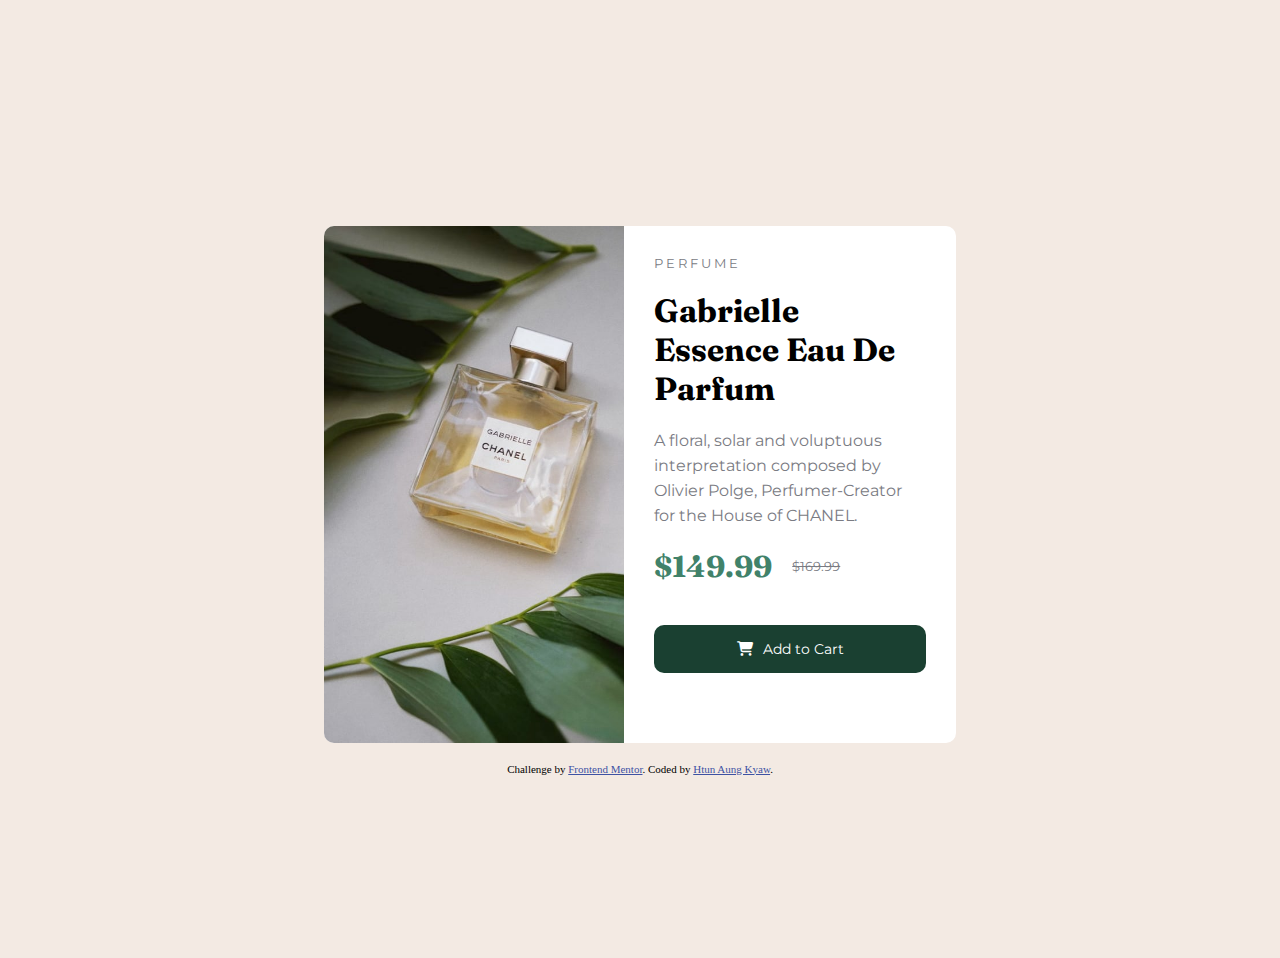
<file: index.html>
<!DOCTYPE html>
<html lang="en">
<head>
  <meta charset="UTF-8">
  <meta name="viewport" content="width=device-width, initial-scale=1.0"> <!-- displays site properly based on user's device -->

  <link rel="icon" type="image/png" sizes="32x32" href="./images/favicon-32x32.png">
  <link rel="stylesheet" href="style.css">
  <link rel="preconnect" href="https://fonts.googleapis.com">
  <link rel="preconnect" href="https://fonts.gstatic.com" crossorigin>
  <link href="https://fonts.googleapis.com/css2?family=Fraunces:ital,opsz,wght@0,9..144,100..900;1,9..144,100..900&family=Montserrat:ital,wght@0,500;1,500&display=swap" rel="stylesheet">
  <link rel="stylesheet" href="https://cdnjs.cloudflare.com/ajax/libs/font-awesome/6.7.2/css/all.min.css">
  
  <title>Frontend Mentor | Product preview card component</title>

  <!-- Feel free to remove these styles or customise in your own stylesheet 👍 -->
 
</head>
<body>
  <div class="container">
    <div class="card">
      <div class="card-img"></div>
      <div class="card-info">
          <p class="product-type">Perfume</p>
  
          <h1 class="heading">Gabrielle  Essence Eau De Parfum</h1>
  
          <p class="description">A floral, solar and voluptuous interpretation composed by Olivier Polge, 
            Perfumer-Creator for the House of CHANEL.</p>
  
          <div class="price-info">
              <div class="discount-price">$149.99</div>
              <div class="price">$169.99</div>
          </div>
          <div>
            <button class="btn"><i class="icon fa-solid fa-cart-shopping"></i>Add to Cart</button>
          </div>
      </div>
    </div>
    <footer>
      <div class="attribution">
        Challenge by <a href="https://www.frontendmentor.io?ref=challenge" target="_blank">Frontend Mentor</a>. 
        Coded by <a href="#">Htun Aung Kyaw</a>.
      </div>
    </footer>
  </div>
  
</body>
</html>
</file>
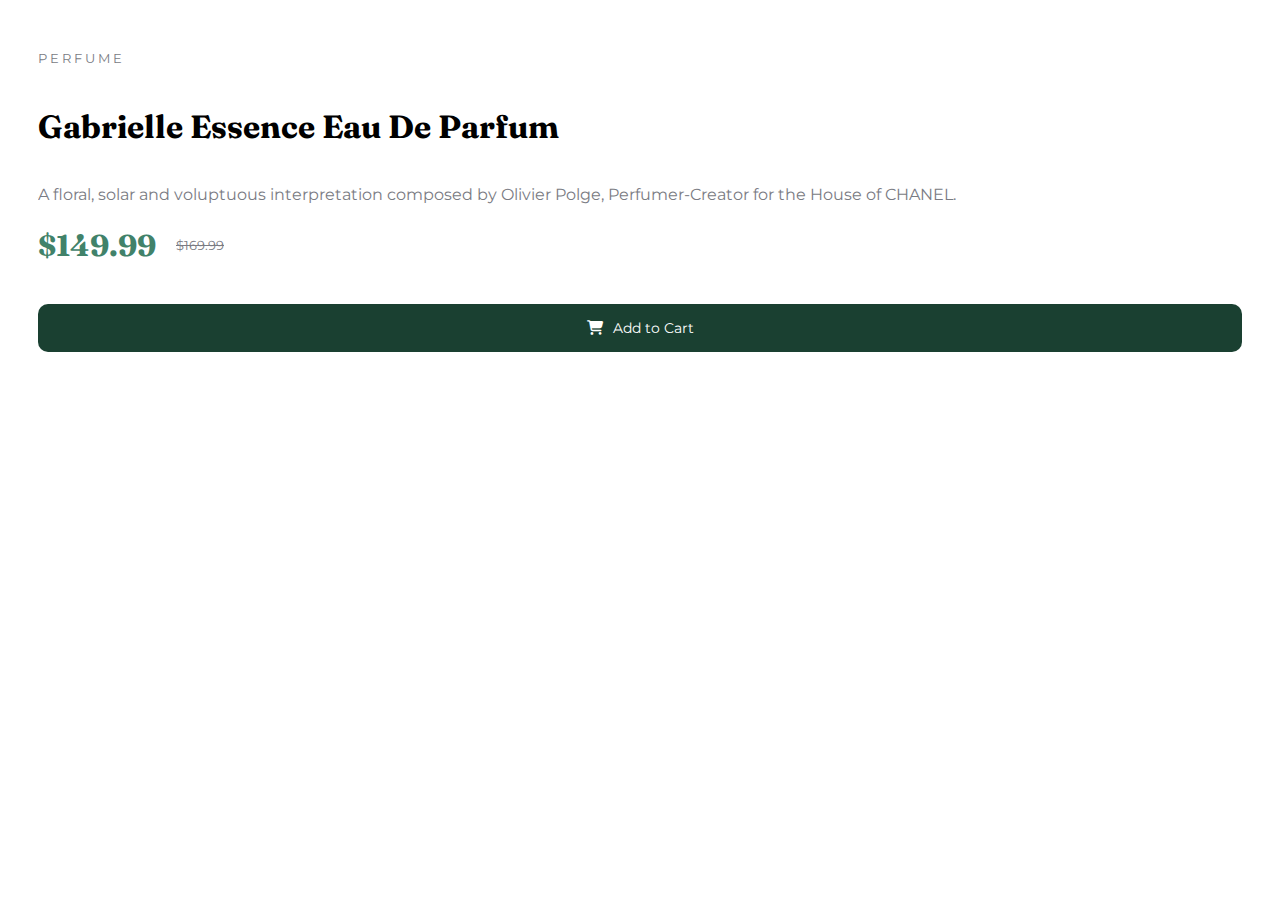
<file: test.html>
<!DOCTYPE html>
<html lang="en">
<head>
    <meta charset="UTF-8">
    <meta name="viewport" content="width=device-width, initial-scale=1.0">
    <link rel="stylesheet" href="https://cdnjs.cloudflare.com/ajax/libs/font-awesome/6.7.2/css/all.min.css">
    <link rel="preconnect" href="https://fonts.googleapis.com">
    <link rel="preconnect" href="https://fonts.gstatic.com" crossorigin>
    <link href="https://fonts.googleapis.com/css2?family=Fraunces:ital,opsz,wght@0,9..144,100..900;1,9..144,100..900&family=Montserrat:ital,wght@0,500;1,500&display=swap" rel="stylesheet">
    <link rel="stylesheet" href="https://cdnjs.cloudflare.com/ajax/libs/font-awesome/6.7.2/css/all.min.css">  
    <title>Document</title>
    <style>
    .card-info{
        padding: 30px;
        display: flex;
        flex-direction: column;
        /* flex-wrap: wrap; */
    }
    .card-info div,p,h1,.btn{
        margin-bottom: 20px;
    }
    .card-info .product-type{
        text-transform: uppercase;
        color: #7A7B83;
        font-family: "Montserrat";
        font-size: .8em;
        letter-spacing: 3px;
    }
    .card-info .heading{
        font-family: "Fraunces";
    }
    .card-info .description{
        font-family: "Montserrat";
        color: #7A7B83;
        line-height: 25px;
    }
    .price-info{
        display: flex;
        /* width: 200px; */
        /* height: 50px; */
        align-items: center;
        /* justify-content: space-around; */
    }
    .price-info *{
        margin: 0;
    }
    .price{
        font-family: "Montserrat";
        color: #7A7B83;
        font-size: .8em;
        text-decoration: line-through;
    }
    .card-info .discount-price{
        font-family: "Fraunces";
        font-size: 30px;
        font-weight: bold;
        color: #41826A;
        margin-right: 20px;
    }
    .card-info .btn{
        border: 0;
        border-radius: 10px;
        background-color: #1A4031;
        font-family: "Montserrat";
        color: white;
        font-size: .9em;
        padding: 15px 20px;
        width: 100%;
        transition: .3s;
    }
    .icon{
        margin-right: 10px;
    }
    .btn:hover{
        background-color: #41826A;
    }
    </style>
</head>
<body>
    <div class="card-info">
        <p class="product-type">Perfume</p>

        <h1 class="heading">Gabrielle  Essence Eau De Parfum</h1>

        <p class="description">A floral, solar and voluptuous interpretation composed by Olivier Polge, 
          Perfumer-Creator for the House of CHANEL.</p>

        <div class="price-info">
            <div class="discount-price">$149.99</div>
            <div class="price">$169.99</div>
        </div>
        <div class="align-center">
          <button class="btn"><i class="icon fa-solid fa-cart-shopping"></i>Add to Cart</button>
        </div>
    </div>
</body>
</html>
</file>
<file: style.css>
.attribution { font-size: 11px; text-align: center; margin-top: 20px;}
.attribution a { color: hsl(228, 45%, 44%); }
*,
*::after,
*::before{
    box-sizing: border-box;
}

h1,h2,h3,h4,h5,h6,p,img{
    margin: 0;
    padding: 0;
}
body{
    max-width: 1440px;
    background-color: #F3EAE3;
    overflow: auto;
}
.container{
    display: flex;
    flex-direction: column;
    justify-content: center;
    margin-top: 50px;
    align-items: center;
    height: 100vh;
}
.card{
    display: flex;
    /* margin: 0px auto; */
    width: 50%;
    /* height: 500px; */
    background-color: white;
    border-radius: 10px;
}
.card-img{
    background-image: url("./images/image-product-desktop.jpg");
    flex-basis: 100%;
    background-repeat: no-repeat;
    background-size: cover;
    border-top-left-radius: 10px;
    border-bottom-left-radius: 10px;
}
.card-info{
    flex-basis: 100%;
    padding: 30px;
}
.card-info div,p,h1,.btn{
    margin-bottom: 20px;
}
.card-info .product-type{
    text-transform: uppercase;
    color: #7A7B83;
    font-family: "Montserrat";
    font-size: .8em;
    letter-spacing: 3px;
}
.card-info .heading{
    font-family: "Fraunces";
}
.card-info .description{
    font-family: "Montserrat";
    color: #7A7B83;
    line-height: 25px;
}
.price-info{
    display: flex;
    /* width: 200px; */
    /* height: 50px; */
    align-items: center;
    /* justify-content: space-around; */
}
.price-info *{
    margin: 0;
}
.price{
    font-family: "Montserrat";
    color: #7A7B83;
    font-size: .8em;
    text-decoration: line-through;
}
.card-info .discount-price{
    font-family: "Fraunces";
    font-size: 30px;
    font-weight: bold;
    color: #41826A;
    margin-right: 20px;
}
.card-info .btn{
    border: 0;
    border-radius: 10px;
    background-color: #1A4031;
    font-family: "Montserrat";
    color: white;
    font-size: .9em;
    padding: 15px 20px;
    width: 100%;
    transition: .3s;
}
.icon{
    margin-right: 10px;
}
.btn:hover{
    background-color: #41826A;
}
@media only screen and (max-width: 1024px) {
    .card{
        width: 650px;
        height: auto;
    }   
    .card-img{
        background-image: url("./images/image-product-desktop.jpg");
        border-top-right-radius: 0;
        border-top-left-radius: 10px;
        border-bottom-right-radius: 0;
        border-bottom-left-radius: 10px;
    }
    .card-info .btn{
        margin: 0;
    }
}
@media only screen and (max-width: 767px) {
    .card{
        flex-wrap: wrap;
        width: 345px;
        height: auto;
    }   
    .card-img{
        background-image: url("./images/image-product-mobile.jpg");
        height: 250px;
        border-top-right-radius: 10px;
        border-top-left-radius: 10px;
        border-bottom-right-radius: 0;
        border-bottom-left-radius: 0;
    }
    .card-info .btn{
        margin: 0;
    }
}
</file>
